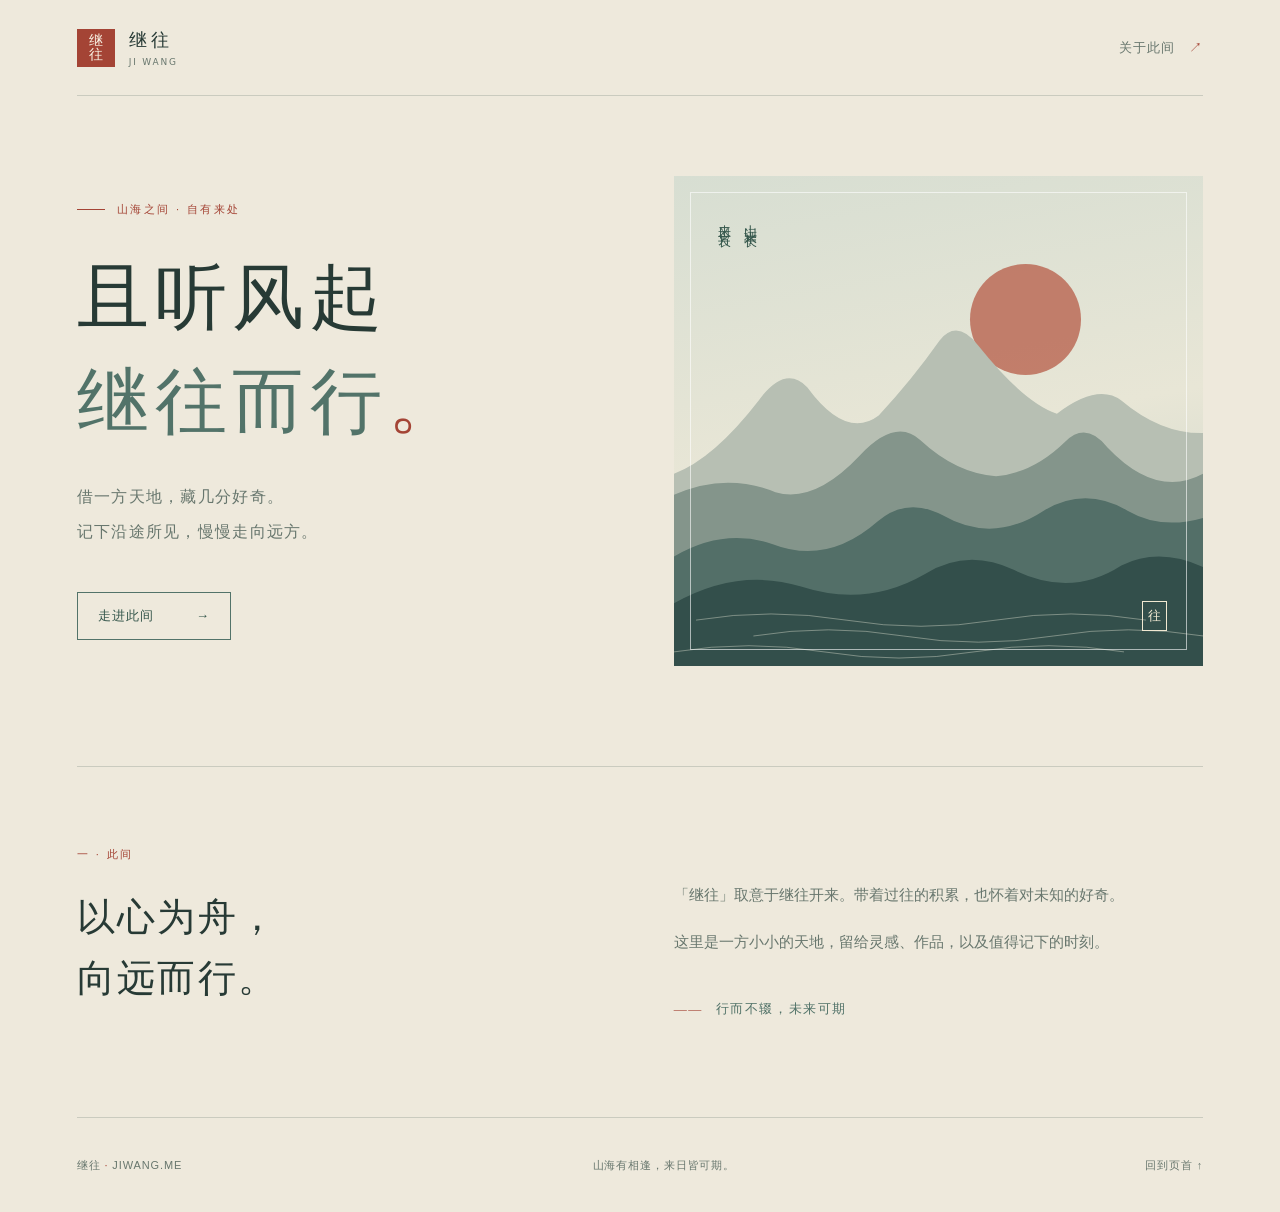
<file: index.html>
<!doctype html>
<html lang="zh-CN">
<head>
  <meta charset="utf-8">
  <meta name="viewport" content="width=device-width, initial-scale=1">
  <meta name="description" content="继往，一方记录与探索的小天地。">
  <meta name="theme-color" content="#eee9dc">
  <title>继往 · 山海之间</title>
  <link rel="stylesheet" href="styles.css">
</head>
<body>
  <div class="page" id="top">
    <header class="header">
      <a class="brand" href="#top"><span class="seal">继<br>往</span><span class="brand-text">继往 <small>JI WANG</small></span></a>
      <a class="header-link" href="#about">关于此间 <span aria-hidden="true">↗</span></a>
    </header>
    <main>
      <section class="hero" aria-labelledby="title">
        <div class="hero-copy">
          <p class="eyebrow"><span></span> 山海之间 · 自有来处</p>
          <h1 id="title">且听风起<br><em>继往而行</em><span class="title-stop">。</span></h1>
          <p class="intro">借一方天地，藏几分好奇。<br>记下沿途所见，慢慢走向远方。</p>
          <a class="button" href="#about">走进此间 <span aria-hidden="true">→</span></a>
        </div>
        <div class="art" aria-hidden="true">
          <div class="art-frame"></div><div class="sun"></div>
          <svg class="landscape" viewBox="0 0 600 600" preserveAspectRatio="xMidYMax slice" xmlns="http://www.w3.org/2000/svg">
            <path fill="#b7bfb3" d="M0 382 Q45 365 96 299 Q126 258 151 284 Q195 344 232 316 Q270 275 301 231 Q321 206 345 237 Q397 302 434 314 Q480 279 507 299 Q552 337 600 336 V600 H0Z"/>
            <path fill="#84958b" d="M0 406 Q58 380 115 403 Q159 416 210 362 Q251 318 279 344 Q320 382 365 385 Q407 381 443 346 Q467 322 491 352 Q547 411 600 382 V600 H0Z"/>
            <path fill="#536f68" d="M0 476 Q56 443 112 462 Q174 486 231 436 Q264 408 304 429 Q361 462 419 424 Q466 396 514 424 Q552 446 600 432 V600 H0Z"/>
            <path fill="#334f4b" d="M0 529 Q73 488 144 510 Q218 534 284 496 Q332 466 385 491 Q450 523 507 486 Q550 465 600 488 V600 H0Z"/>
            <g fill="none" stroke="#eceddb" stroke-opacity=".45" stroke-width="1"><path d="M25 548 Q110 534 195 548 T365 548 T535 548"/><path d="M90 566 Q175 552 260 566 T430 566 T600 566"/><path d="M0 584 Q85 570 170 584 T340 584 T510 584"/></g>
          </svg>
          <span class="art-verse">山远水长<br>来日方长</span><span class="art-seal">往</span>
        </div>
      </section>
      <section class="about" id="about">
        <div><p class="section-label">一  ·  此间</p><h2>以心为舟，<br>向远而行。</h2></div>
        <div class="about-copy"><p>「继往」取意于继往开来。带着过往的积累，也怀着对未知的好奇。</p><p>这里是一方小小的天地，留给灵感、作品，以及值得记下的时刻。</p><span class="signature"><span aria-hidden="true">——</span> 行而不辍，未来可期</span></div>
      </section>
    </main>
    <footer><span>继往 <i>·</i> JIWANG.ME</span><span>山海有相逢，来日皆可期。</span><a href="#top">回到页首 ↑</a></footer>
  </div>
</body>
</html>
</file>
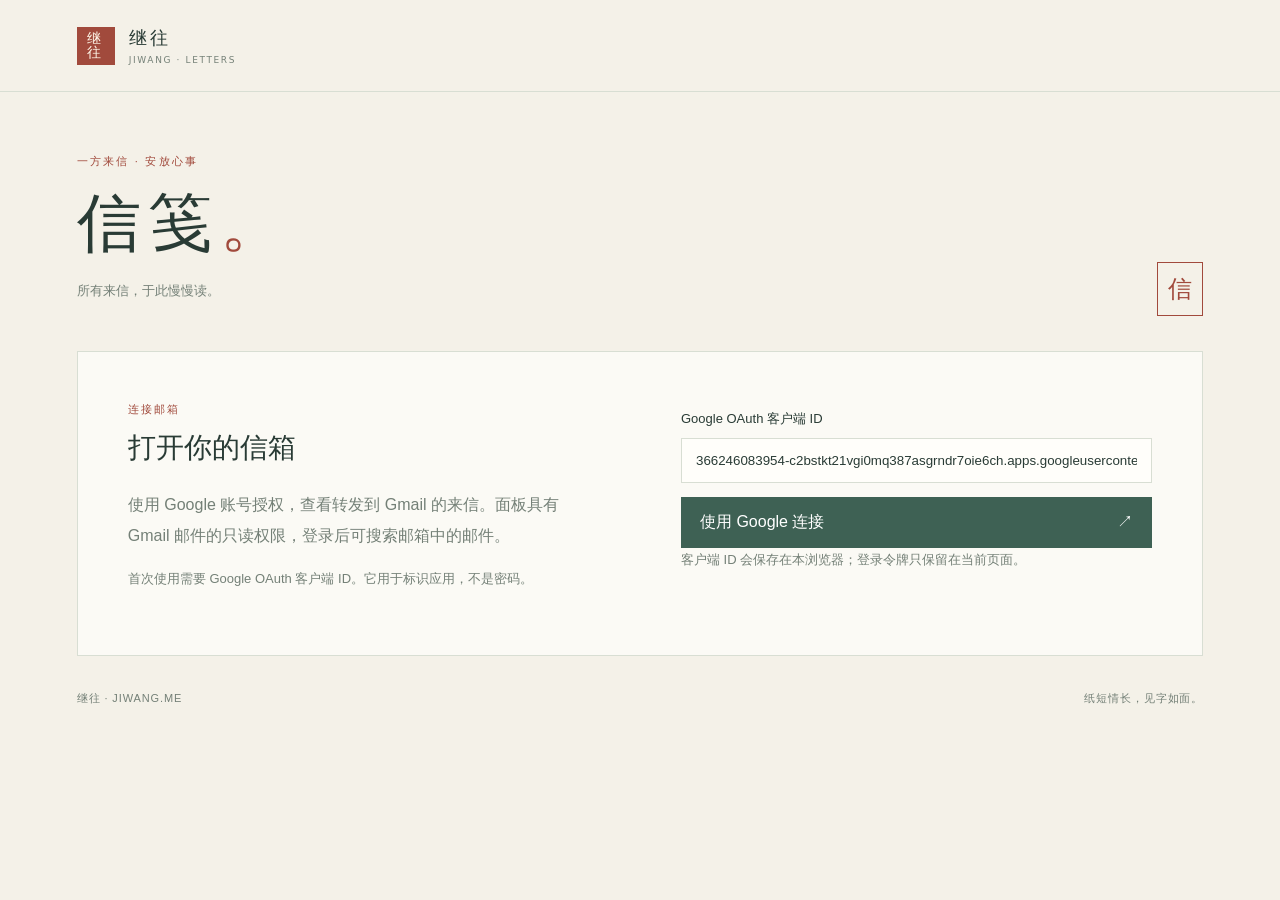
<file: mail/index.html>
<!doctype html>
<html lang="zh-CN">
<head>
  <meta charset="utf-8">
  <meta name="viewport" content="width=device-width, initial-scale=1">
  <meta http-equiv="Content-Security-Policy" content="default-src 'self'; script-src 'self' https://accounts.google.com; style-src 'self' https://accounts.google.com; frame-src https://accounts.google.com; connect-src 'self' https://gmail.googleapis.com https://accounts.google.com; img-src 'self' data:; base-uri 'none'; form-action 'self'; object-src 'none'">
  <meta name="referrer" content="no-referrer">
  <title>信笺 · 继往</title>
  <link rel="stylesheet" href="mail.css">
  <script src="https://accounts.google.com/gsi/client" async defer></script>
  <script src="mail.js" defer></script>
</head>
<body>
  <header><a class="brand" href="../"><span class="seal">继<br>往</span><span>继往 <small>JIWANG · LETTERS</small></span></a><div class="header-right"><span id="account"></span><button id="logout" class="text-button" hidden>退出</button></div></header>
  <main>
    <section class="heading"><div><p class="eyebrow">一方来信 · 安放心事</p><h1>信笺<span>。</span></h1><p class="subtitle">所有来信，于此慢慢读。</p></div><span class="stamp" aria-hidden="true">信</span></section>
    <section id="connect" class="connect card">
      <div><p class="section-label">连接邮箱</p><h2>打开你的信箱</h2><p>使用 Google 账号授权，查看转发到 Gmail 的来信。面板具有 Gmail 邮件的只读权限，登录后可搜索邮箱中的邮件。</p><p class="hint">首次使用需要 Google OAuth 客户端 ID。它用于标识应用，不是密码。</p></div>
      <form id="connect-form"><label for="client-id">Google OAuth 客户端 ID</label><input id="client-id" required autocomplete="off" placeholder="以 .apps.googleusercontent.com 结尾"><button class="primary" type="submit">使用 Google 连接 <span>↗</span></button><p class="hint">客户端 ID 会保存在本浏览器；登录令牌只保留在当前页面。</p></form>
    </section>
    <section id="inbox" class="workspace" hidden>
      <aside class="sidebar"><p class="section-label">你的邮箱</p><button class="nav-item active" id="inbox-button">收件箱 <span>↗</span></button><p class="sidebar-note">这里显示所选 Gmail 收件箱，包括转发来的域名邮件。可用搜索查找地址。</p><a href="https://mail.google.com/" target="_blank" rel="noopener noreferrer">在 Gmail 中回复 ↗</a></aside>
      <div class="content"><div class="toolbar"><div><p class="section-label">INBOX</p><h2>收件箱</h2></div><button id="refresh" class="outline">刷新</button></div><form id="search-form" class="search"><label class="sr-only" for="search">搜索邮件</label><input id="search" placeholder="搜索发件人、主题，或输入 Gmail 搜索语法"><button type="submit">搜索</button></form><p id="status" class="status" role="status" aria-live="polite"></p><div id="list" class="list"></div><div class="paging"><button id="next" class="outline" hidden>更早的邮件 →</button></div></div>
      <article id="reader" class="reader" hidden><button id="close-reader" class="text-button">← 返回列表</button><p class="section-label">一封来信</p><h2 id="subject"></h2><p id="from" class="metadata"></p><p id="date" class="metadata"></p><p id="to" class="metadata"></p><div id="body" class="message-body"></div><p id="attachment-note" class="hint"></p><a id="gmail-link" class="outline gmail-link" target="_blank" rel="noopener noreferrer">在 Gmail 中打开 ↗</a></article>
    </section>
    <p id="error" class="error" role="alert" hidden></p>
  </main>
  <footer><span>继往 · JIWANG.ME</span><span>纸短情长，见字如面。</span></footer>
</body>
</html>
</file>
<file: styles.css>
:root { color-scheme: light; --paper: #eee9dc; --ink: #273a35; --muted: #68776e; --red: #a44435; --line: #334b3f30; }
* { box-sizing: border-box; }
html { scroll-behavior: smooth; }
body { margin: 0; background: var(--paper); color: var(--ink); font-family: "PingFang SC", "Microsoft YaHei", sans-serif; }
a { color: inherit; text-decoration: none; }
a:focus-visible { outline: 2px solid var(--red); outline-offset: 5px; }
.page { max-width: 1600px; margin: auto; padding: 0 clamp(24px, 6vw, 96px); }
.header { height: 96px; display: flex; align-items: center; justify-content: space-between; border-bottom: 1px solid var(--line); }
.brand { display: flex; align-items: center; gap: 14px; }
.seal { display: grid; place-content: center; width: 38px; height: 38px; background: var(--red); color: #f9f3e5; font-family: "Songti SC", "SimSun", serif; font-size: 14px; line-height: 1; text-align: center; }
.brand-text { font-family: "Songti SC", "SimSun", serif; font-size: 18px; letter-spacing: .22em; }
.brand-text small { display: block; margin-top: 5px; color: var(--muted); font: 9px system-ui, sans-serif; letter-spacing: .2em; }
.header-link { color: var(--muted); font-size: 13px; letter-spacing: .08em; }
.header-link span { margin-left: 9px; color: var(--red); }
.hero { min-height: 670px; display: grid; grid-template-columns: 1fr 1fr; align-items: center; gap: 6%; padding: 70px 0 90px; }
.eyebrow, .section-label { color: var(--red); letter-spacing: .22em; font-size: 11px; }
.eyebrow { display: flex; align-items: center; gap: 12px; }
.eyebrow span { width: 28px; height: 1px; background: var(--red); }
h1, h2, p { margin-top: 0; }
h1 { margin: 30px 0 24px; font-family: "Songti SC", "SimSun", serif; font-size: clamp(48px, 5.6vw, 84px); line-height: 1.45; font-weight: 400; letter-spacing: .08em; }
h1 em { color: #527369; font-style: normal; }
.title-stop { color: var(--red); }
.intro { color: var(--muted); font-family: "Songti SC", "SimSun", serif; font-size: 16px; line-height: 2.2; letter-spacing: .08em; }
.button { margin-top: 26px; display: inline-flex; align-items: center; gap: 42px; padding: 14px 20px; border: 1px solid #527369; color: #34564b; font-size: 13px; letter-spacing: .08em; transition: background .2s, color .2s; }
.button:hover { background: #34564b; color: #f5f1e6; }
.art { position: relative; overflow: hidden; min-height: 490px; background: linear-gradient(170deg, #d7ded2, #e8e6d6 52%, #c6d0c5); }
.art-frame { position: absolute; z-index: 2; inset: 16px; border: 1px solid #fff9; pointer-events: none; }
.sun { position: absolute; top: 18%; right: 23%; width: 21%; aspect-ratio: 1; border-radius: 50%; background: #ba6551; opacity: .8; }
.landscape { position: absolute; inset: 0; width: 100%; height: 100%; }
.art-verse { position: absolute; z-index: 2; top: 38px; left: 38px; writing-mode: vertical-rl; color: #34564b; font-family: "Songti SC", "SimSun", serif; font-size: 13px; line-height: 2; letter-spacing: .25em; }
.art-seal { position: absolute; z-index: 2; bottom: 35px; right: 36px; padding: 5px; border: 1px solid #f1e9d2; color: #f1e9d2; font-family: serif; font-size: 13px; }
.about { display: grid; grid-template-columns: 1fr 1fr; gap: 6%; border-top: 1px solid var(--line); padding: 80px 0 95px; }
h2 { margin: 25px 0 0; font-family: "Songti SC", "SimSun", serif; font-size: clamp(30px, 3vw, 44px); line-height: 1.6; font-weight: 400; letter-spacing: .06em; }
.about-copy { max-width: 500px; padding-top: 32px; color: var(--muted); font-size: 15px; line-height: 2.1; }
.signature { display: block; margin-top: 38px; color: #527369; font-family: "Songti SC", "SimSun", serif; font-size: 13px; letter-spacing: .12em; }
.signature span { color: var(--red); margin-right: 8px; }
footer { border-top: 1px solid var(--line); min-height: 95px; display: flex; align-items: center; justify-content: space-between; gap: 20px; color: var(--muted); font-size: 11px; letter-spacing: .08em; }
footer i { color: var(--red); font-style: normal; }
footer a:hover, .header-link:hover { color: var(--red); }
@media (max-width: 700px) { .header { height: 75px; } .hero { grid-template-columns: 1fr; gap: 48px; padding: 76px 0 70px; } h1 { font-size: clamp(42px, 11vw, 65px); } .art { min-height: 340px; } .about { grid-template-columns: 1fr; padding: 60px 0; } .about-copy { padding-top: 25px; } footer { flex-wrap: wrap; padding: 25px 0; } }
@media (prefers-reduced-motion: reduce) { html { scroll-behavior: auto; } * { transition: none !important; } }
</file>
<file: mail/mail.css>
:root{--paper:#f4f1e8;--card:#fbfaf5;--ink:#293b35;--muted:#748077;--green:#3e6154;--red:#a14a3c;--line:#d8ded3}*{box-sizing:border-box}body{margin:0;background:var(--paper);color:var(--ink);font-family:"Microsoft YaHei","PingFang SC",sans-serif}header,main,footer{max-width:1440px;margin:auto;padding-left:clamp(24px,6vw,90px);padding-right:clamp(24px,6vw,90px)}header{height:92px;display:flex;justify-content:space-between;align-items:center;border-bottom:1px solid var(--line)}a{color:inherit;text-decoration:none}.brand{display:flex;align-items:center;gap:14px;font-family:serif;font-size:18px;letter-spacing:.2em}.brand small{display:block;margin-top:5px;color:var(--muted);font:9px system-ui;letter-spacing:.18em}.seal{display:grid;place-content:center;width:38px;height:38px;background:var(--red);color:#fff7e9;font:14px/1 serif;text-align:center}.header-right{display:flex;gap:18px;align-items:center;color:var(--muted);font-size:13px}.heading{padding:62px 0 35px;display:flex;justify-content:space-between;align-items:end}.eyebrow,.section-label{color:var(--red);font-size:11px;letter-spacing:.2em}h1,h2,p{margin-top:0}h1{font:normal clamp(44px,5vw,66px)/1.1 "Songti SC",SimSun,serif;letter-spacing:.12em;margin:20px 0}h1 span{color:var(--red)}.subtitle,.hint,.sidebar-note{color:var(--muted);line-height:1.8;font-size:13px}.stamp{border:1px solid var(--red);color:var(--red);font:24px serif;padding:10px}.card,.workspace{background:var(--card);border:1px solid var(--line)}.connect{display:grid;grid-template-columns:1fr 1fr;gap:8%;padding:50px}.connect h2,.content h2,.reader h2{font:normal 28px/1.4 "Songti SC",SimSun,serif}.connect p:not(.section-label){line-height:1.9;color:var(--muted)}form label{display:block;font-size:13px;margin:8px 0 10px}input{width:100%;min-width:0;border:1px solid var(--line);background:#fffefa;color:var(--ink);font:14px inherit;padding:14px}button{cursor:pointer;font:inherit}button:focus-visible,a:focus-visible,input:focus-visible{outline:2px solid var(--red);outline-offset:3px}.primary{background:var(--green);border:1px solid var(--green);color:white;padding:14px 18px;margin-top:14px;width:100%;text-align:left;display:flex;justify-content:space-between}.outline{background:transparent;border:1px solid #9bac9e;color:var(--green);padding:10px 16px}.text-button{border:0;background:none;color:var(--green);padding:0}.workspace{display:grid;grid-template-columns:220px minmax(0,1fr);min-height:480px}.sidebar{padding:32px 24px;border-right:1px solid var(--line)}.nav-item{border:0;background:#e7ede5;color:var(--green);padding:14px;width:100%;text-align:left;display:flex;justify-content:space-between}.sidebar-note{margin-top:35px}.sidebar a{font-size:12px;color:var(--green)}.content,.reader{padding:32px;min-width:0}.toolbar{display:flex;justify-content:space-between;align-items:center}.toolbar h2{margin-bottom:18px}.search{display:flex;border:1px solid var(--line)}.search input{border:0}.search button{border:0;background:transparent;color:var(--green);padding:0 18px}.status{color:var(--muted);font-size:13px;min-height:20px;margin:20px 0 8px}.mail-row{display:grid;grid-template-columns:minmax(120px,1fr) minmax(200px,2fr) auto;gap:15px;width:100%;border:0;border-top:1px solid var(--line);background:transparent;text-align:left;padding:19px 4px;color:var(--ink)}.mail-row:hover{background:#f0f3ec}.mail-row span{overflow:hidden;text-overflow:ellipsis;white-space:nowrap}.mail-row time{color:var(--muted);font-size:12px}.paging{text-align:right;margin-top:20px}.reader{grid-column:2;border-left:1px solid var(--line)}.reader .section-label{margin-top:35px}.metadata{color:var(--muted);font-size:13px;overflow-wrap:anywhere}.message-body{margin:35px 0;white-space:pre-wrap;overflow-wrap:anywhere;line-height:1.9;font-size:14px;border-top:1px solid var(--line);padding-top:25px}.gmail-link{display:inline-block;font-size:13px}.error{color:#9c342b;background:#f8eae5;padding:15px;line-height:1.6}footer{display:flex;justify-content:space-between;padding-top:35px;padding-bottom:35px;color:var(--muted);font-size:11px;letter-spacing:.08em}.sr-only{position:absolute;width:1px;height:1px;overflow:hidden;clip:rect(0,0,0,0)}[hidden]{display:none!important}@media(max-width:760px){.connect{grid-template-columns:1fr;gap:20px;padding:28px}.workspace{display:block}.sidebar{border-right:0;border-bottom:1px solid var(--line)}.sidebar-note{margin:15px 0}.content,.reader{padding:24px}.reader{border:0}.mail-row{grid-template-columns:1fr auto}.mail-row .mail-subject{grid-column:1/-1;grid-row:2}.heading{padding-top:40px}footer{gap:20px;flex-wrap:wrap}}
</file>
